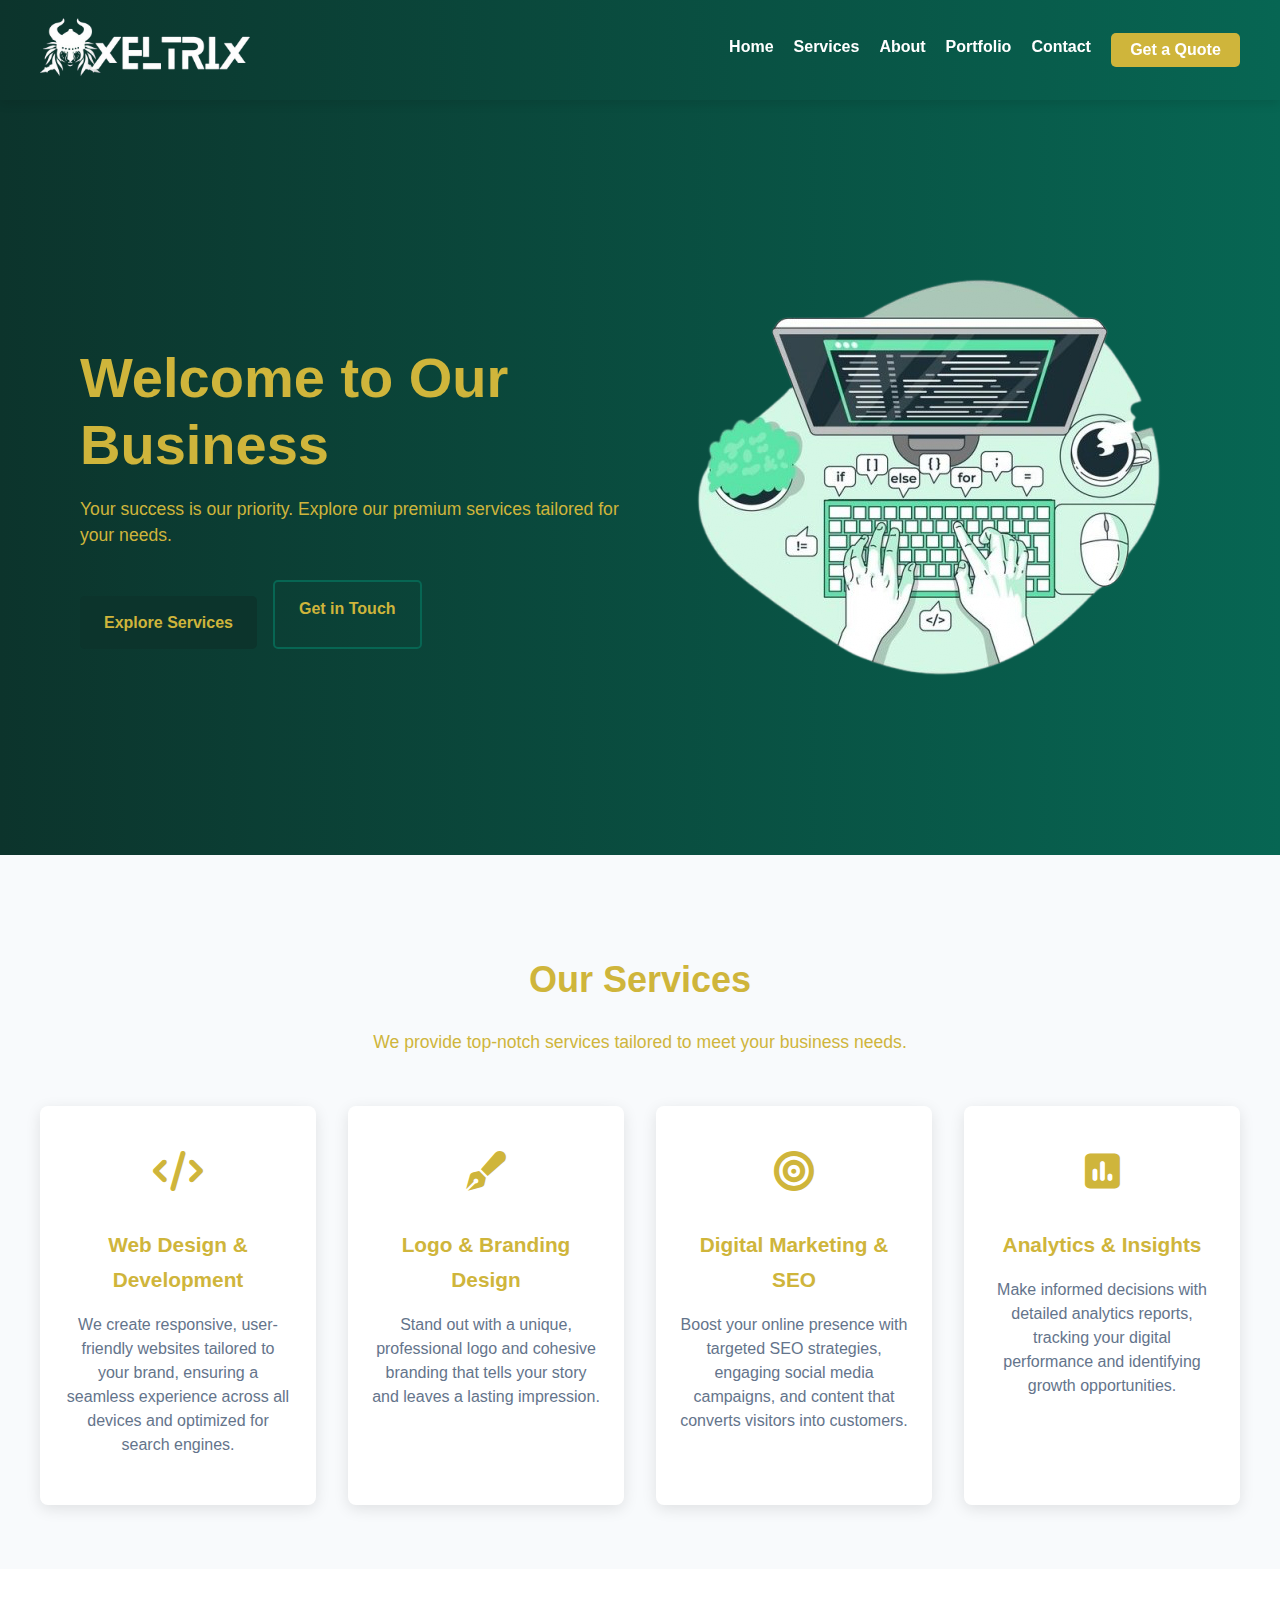
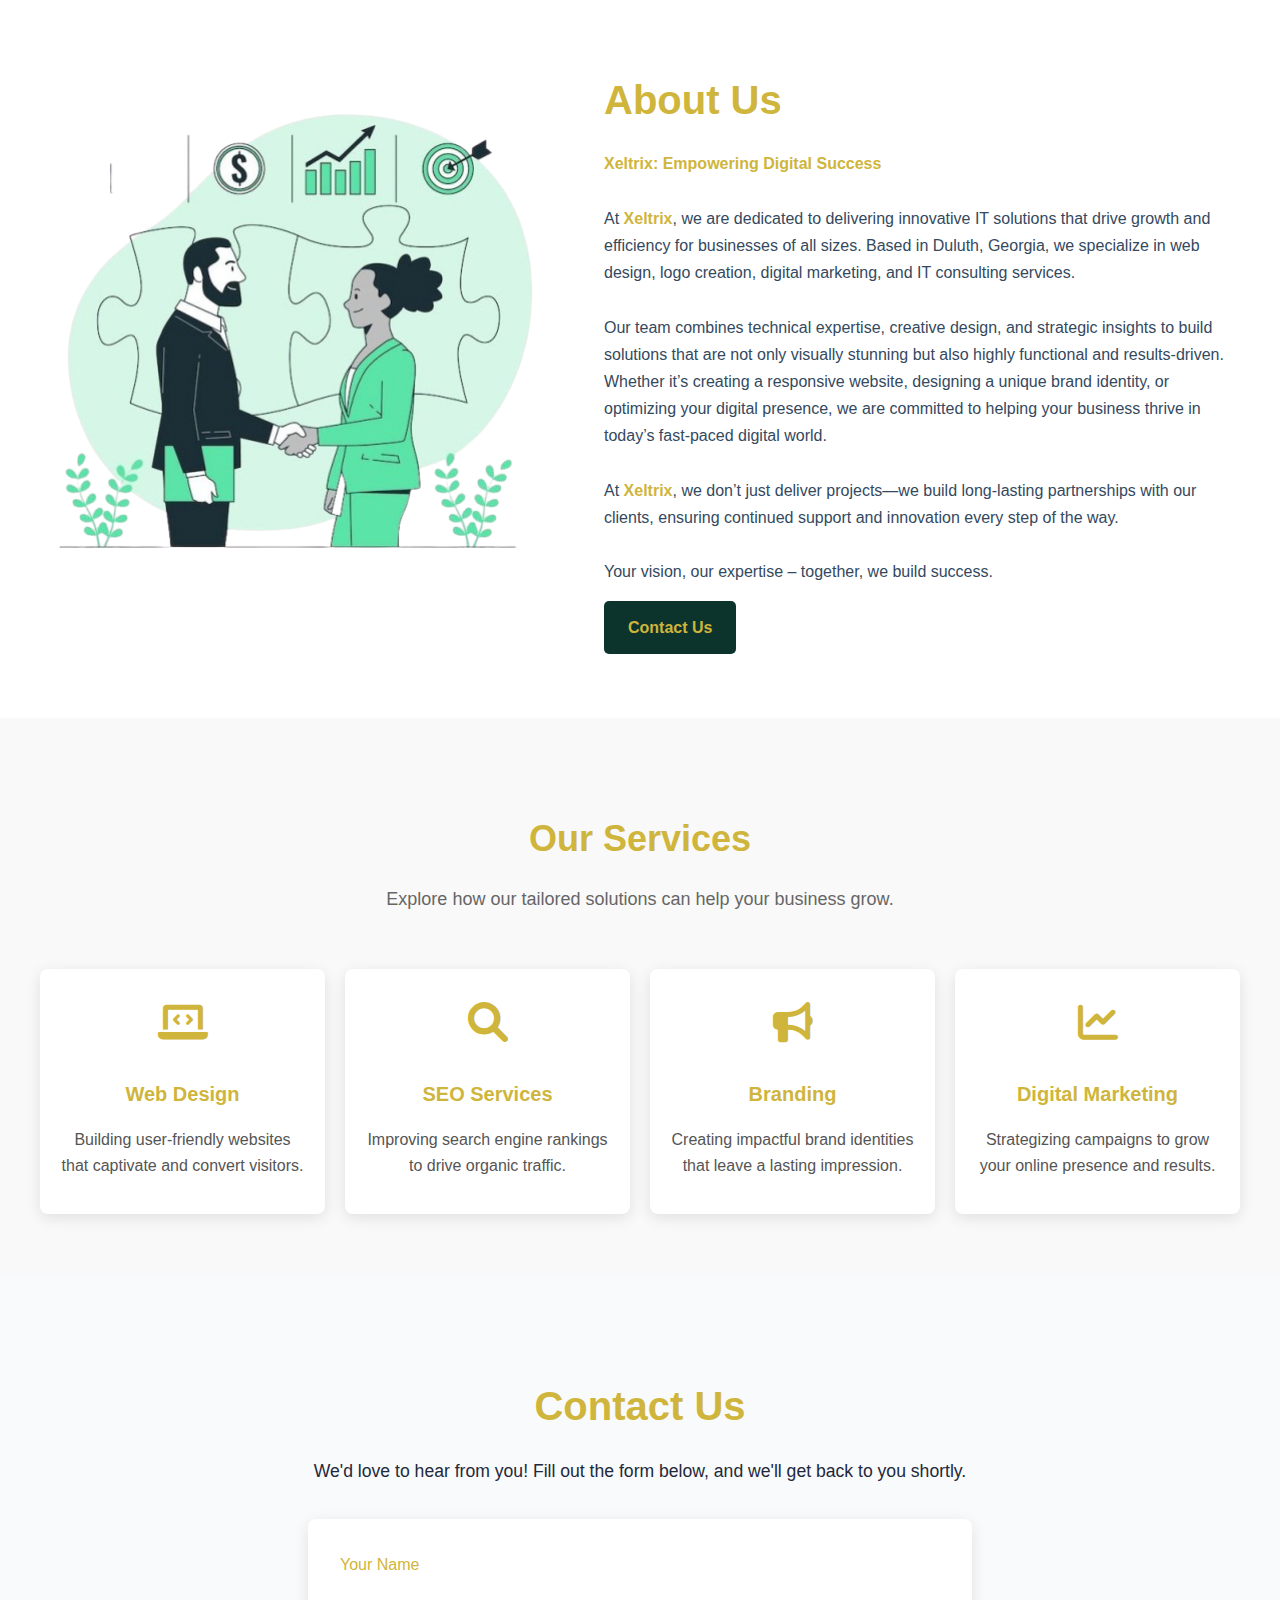
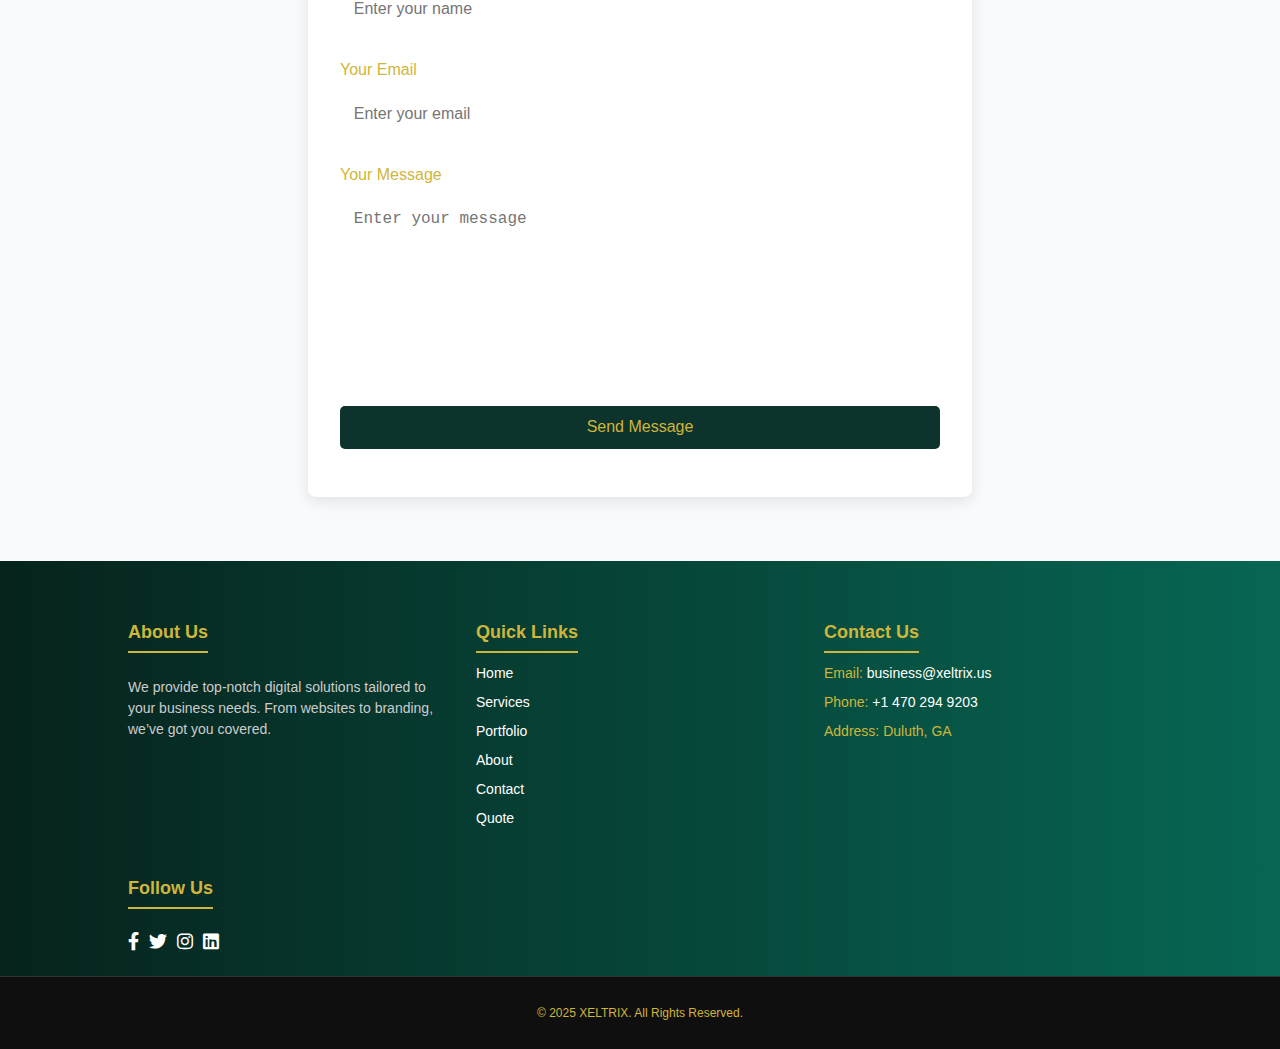
<file: index.html>
<!DOCTYPE html>
<html lang="en">
<head>
    <meta charset="UTF-8">
    <meta name="viewport" content="width=device-width, initial-scale=1.0">
    <meta name="description" content="Empowering businesses with innovative web design, logos, and digital solutions.">
    <meta name="keywords" content="Web Design, Logo Design, SEO, Digital Marketing, Business Solutions">
    <meta name="author" content="XELTRIX">
    <title>XELTRIX | Digital Innovation Studio</title>
    <link rel="stylesheet" href="https://cdnjs.cloudflare.com/ajax/libs/font-awesome/6.0.0-beta3/css/all.min.css">
    <link rel="stylesheet" href="styles.css">
    <script type="application/ld+json">
      {
        "@context": "https://schema.org",
        "@type": "Organization",
        "name": "Xeltrix Digital Studio",
        "url": "https://www.xeltrix.us",
        "logo": "https://www.xeltrix.us/xeltrix.png",
        "contactPoint": {
          "@type": "ContactPoint",
          "telephone": "+1 470 294 9203",
          "contactType": "customer service",
          "areaServed": "US",
          "availableLanguage": "English"
        },
        "address": {
          "@type": "PostalAddress",
          "streetAddress": "Duluth, GA",
          "addressLocality": "Duluth",
          "addressRegion": "GA",
          "addressCountry": "US"
        }
      }
      </script>
      <meta property="og:title" content="Xeltrix | Expert Web Design & SEO Services in Georgia">
      <meta property="og:description" content="Get top-tier web design, SEO, and branding services for your business.">
      <meta property="og:image" content="https://www.xeltrix.us/xeltrix-cover.jpg">
      <meta property="og:url" content="https://www.xeltrix.us">
      <meta name="twitter:card" content="summary_large_image">
      <meta name="twitter:title" content="Xeltrix | Expert Web Design & SEO Services">
      <meta name="twitter:description" content="Boost your business with high-quality web design, SEO, and branding services.">
      <meta name="twitter:image" content="https://www.xeltrix.us/xeltrix-cover.jpg">
      <link rel="icon" href="xeltrix.png" type="image/png">
</head>
    <body>
    <!-- Navbar -->
    <header>
      <div class="container">
        <div class="nav-logo">
          <a href="#hero">
              <img src="xeltrix.png" alt="Company Logo" class="logo-img">
          </a>
        </div>
          <nav>
              <ul class="nav-links">
                  <li><a href="#home">Home</a></li>
                  <li><a href="#services">Services</a></li>
                  <li><a href="#about">About</a></li>
                  <li><a href="#portfolio">Portfolio</a></li>
                  <li><a href="#contact">Contact</a></li>
              
                <a href="quote-form.html"><button class="cta-btn">Get a Quote</button></a>
                <button class="menu-toggle" aria-label="Toggle Menu">&#9776;</button>
                </ul>
          </nav>
      </div>
    </header>

    <!-- Hero Section -->
    <section id="hero">
      <div class="hero-container">
          <div class="hero-content">
              <h1>Welcome to Our Business</h1>
              <p>Your success is our priority. Explore our premium services tailored for your needs.</p>
              <div class="hero-buttons">
                  <a href="#services" class="btn-primary">Explore Services</a>
                  <a href="#contact" class="btn-secondary">Get in Touch</a>
              </div>
          </div>
          <div class="hero-image">
              <img src="image.png" alt="Hero Image">
          </div>
      </div>
    </section>

    <!-- Services Section -->
    <section id="services">
      <div class="services-container">
          <h2 class="section-title">Our Services</h2>
          <p class="section-subtitle">We provide top-notch services tailored to meet your business needs.</p>
          <div class="services-grid">
              <div class="service-card">
                  <div class="service-icon">
                      <i class="fa-solid fa-code"></i>
                  </div>
                  <h3>Web Design & Development</h3>
                  <p>We create responsive, user-friendly websites tailored to your brand, ensuring a seamless experience across all devices and optimized for search engines.</p>
              </div>
              <div class="service-card">
                  <div class="service-icon">
                      <i class="fa-solid fa-pen-fancy"></i>
                  </div>
                  <h3>Logo & Branding Design</h3>
                  <p>Stand out with a unique, professional logo and cohesive branding that tells your story and leaves a lasting impression.</p>
              </div>
              <div class="service-card">
                  <div class="service-icon">
                      <i class="fa-solid fa-bullseye"></i>
                  </div>
                  <h3>Digital Marketing & SEO</h3>
                  <p>Boost your online presence with targeted SEO strategies, engaging social media campaigns, and content that converts visitors into customers.</p>
              </div>
              <div class="service-card">
                  <div class="service-icon">
                      <i class="fa-solid fa-square-poll-vertical"></i>
                  </div>
                  <h3>Analytics & Insights</h3>
                  <p>Make informed decisions with detailed analytics reports, tracking your digital performance and identifying growth opportunities.</p>
              </div>
          </div>
      </div>
    </section>

    <!-- About Section -->
    <section id="about">
      <div class="about-container">
          <div class="about-image">
              <img src="aboutus.png" alt="About Us Image">
          </div>
          <div class="about-content">
              <h2>About Us</h2>
                <strong>Xeltrix: Empowering Digital Success</strong>
                <br>
                <br>
                At <strong>Xeltrix</strong>, we are dedicated to delivering innovative IT solutions that drive growth and efficiency for businesses of all sizes. Based in Duluth, Georgia, we specialize in web design, logo creation, digital marketing, and IT consulting services.
                <br>
                <br>
                Our team combines technical expertise, creative design, and strategic insights to build solutions that are not only visually stunning but also highly functional and results-driven. Whether it’s creating a responsive website, designing a unique brand identity, or optimizing your digital presence, we are committed to helping your business thrive in today’s fast-paced digital world.
                <br>
                <br>
                At <strong>Xeltrix</strong>, we don’t just deliver projects—we build long-lasting partnerships with our clients, ensuring continued support and innovation every step of the way.
                <br>
                <br>
                Your vision, our expertise – together, we build success.
                <br>
                <a href="#contact" class="btn-primary">Contact Us</a>
          </div>
      </div>
    </section>

    <!-- Portfolio Section -->
    <section id="portfolio" class="portfolio-section">
        <div class="container">
          <h2 class="section-title">Our Services</h2>
          <p class="section-description">Explore how our tailored solutions can help your business grow.</p>
          <br>
          <br>
          
          <div class="portfolio-cards">
            <!-- Web Design Service -->
            <div class="portfolio-card">
              <div class="portfolio-icon">
                <i class="fas fa-laptop-code"></i>
              </div>
              <div class="portfolio-details">
                <h3 class="portfolio-title">Web Design</h3>
                <p class="portfolio-description">Building user-friendly websites that captivate and convert visitors.</p>
              </div>
            </div>
      
            <!-- SEO Services -->
            <div class="portfolio-card">
              <div class="portfolio-icon">
                <i class="fas fa-search"></i>
              </div>
              <div class="portfolio-details">
                <h3 class="portfolio-title">SEO Services</h3>
                <p class="portfolio-description">Improving search engine rankings to drive organic traffic.</p>
              </div>
            </div>
      
            <!-- Branding -->
            <div class="portfolio-card">
              <div class="portfolio-icon">
                <i class="fas fa-bullhorn"></i>
              </div>
              <div class="portfolio-details">
                <h3 class="portfolio-title">Branding</h3>
                <p class="portfolio-description">Creating impactful brand identities that leave a lasting impression.</p>
              </div>
            </div>
      
            <!-- Digital Marketing -->
            <div class="portfolio-card">
              <div class="portfolio-icon">
                <i class="fas fa-chart-line"></i>
              </div>
              <div class="portfolio-details">
                <h3 class="portfolio-title">Digital Marketing</h3>
                <p class="portfolio-description">Strategizing campaigns to grow your online presence and results.</p>
              </div>
            </div>
          </div>
        </div>
    </section>

    <!-- Contact Section -->
    <section id="contact">
      <div class="contact-header">
          <h2>Contact Us</h2>
          <p>We'd love to hear from you! Fill out the form below, and we'll get back to you shortly.</p>
      </div>
      <div class="contact-container">
          <form id="contact-form">
              <div class="form-group">
                  <label for="name">Your Name</label>
                  <input type="text" id="name" name="user_name" placeholder="Enter your name" required>
              </div>
              <div class="form-group">
                  <label for="email">Your Email</label>
                  <input type="email" id="email" name="user_email" placeholder="Enter your email" required>
              </div>
              <div class="form-group">
                  <label for="message">Your Message</label>
                  <textarea id="message" name="message" placeholder="Enter your message" required></textarea>
              </div>
              <button type="submit" id="send-button">Send Message</button>
          </form>
          <div id="form-message"></div>
      </div>
    </section>

    <!-- Footer -->
    <footer>
      <div class="footer-container">
          <div class="footer-about">
              <h3>About Us</h3>
              <p>We provide top-notch digital solutions tailored to your business needs. From websites to branding, we’ve got you covered.</p>
          </div>
          <div class="footer-links">
              <h3>Quick Links</h3>
              <ul>
                  <li><a href="#hero">Home</a></li>
                  <li><a href="#services">Services</a></li>
                  <li><a href="#portfolio">Portfolio</a></li>
                  <li><a href="#about">About</a></li>
                  <li><a href="#contact">Contact</a></li>
                  <li><a href="quote-form.html">Quote</a></li>
              </ul>
          </div>
          <div class="footer-contact">
              <h3>Contact Us</h3>
              <ul>
                  <li>Email: <a href="mailto:business@xeltrix.us">business@xeltrix.us</a></li>
                  <li>Phone: <a href="tel:+14702949203">+1 470 294 9203</a></li>
                  <li>Address: Duluth, GA</li>
              </ul>
          </div>
          <div class="footer-social">
              <h3>Follow Us</h3>
              <div class="social-icons">
                  <a href="#" aria-label="Facebook"><i class="fab fa-facebook-f"></i></a>
                  <a href="#" aria-label="Twitter"><i class="fab fa-twitter"></i></a>
                  <a href="#" aria-label="Instagram"><i class="fab fa-instagram"></i></a>
                  <a href="#" aria-label="LinkedIn"><i class="fab fa-linkedin"></i></a>
              </div>
          </div>
      </div>
      <div class="footer-bottom">
          <p>&copy; 2025 XELTRIX. All Rights Reserved.</p>
      </div>
    </footer>
    <script src="https://cdn.emailjs.com/dist/email.min.js"></script>
    <script src="scripts.js" defer></script>
</body>
</html>
</file>
<file: styles.css>
/* ==========================
   Global Styles
========================== */
:root {
  --primary-color: #06231d;
  --secondary-color: #0c342c;
  --accent-color: #076653;
  --light-color: #FFFFFF;
  --dark-color: #34495E;
  --gray-color: #ECF0F1;
  --font-family: 'Poppins', sans-serif;
  --border-radius: 10px;
  --shadow: 0 4px 8px rgba(0, 0, 0, 0.1);
}

body {
  font-family: var(--font-family);
  margin: 0;
  padding: 0;
  color: var(--dark-color);
  background-color: var(--gray-color);
  line-height: 1.7;
}

h1, h2, h3 {
  margin-bottom: 1rem;
}

h1 { font-size: 2.8rem; }
h2 { font-size: 2.2rem; }
h3 { font-size: 1.5rem; }

a {
  text-decoration: none;
}

img {
  max-width: 100%;
  height: auto;
}
/* ==========================
 Header & Navbar
========================== */
/* General Header Styles */
header {
  background: linear-gradient(90deg, #0c342c, #076653); /* Gradient background */
  color: #e3ef26; /* Text color */
  padding: 1rem 0;
  position: sticky;
  top: 0;
  z-index: 1000;
  box-shadow: 0 4px 10px rgba(0, 0, 0, 0.1);
}

/* Container for Alignment */
header .container {
  display: flex;
  align-items: center;
  justify-content: space-between;
  max-width: 1200px;
  margin: 0 auto;
  padding: 0 2rem;
}

/* Navigation Links */
.nav {
  display: flex;
  justify-content: space-between;
  align-items: center;
  padding: 20px;
  background-color: var(--secondary-color);
}

.nav-logo img.logo-img {
  height: 60px; /* Adjust logo size */
  width: auto;  /* Maintain aspect ratio */
  transition: transform 0.3s ease;
}

.nav-logo img.logo-img:hover {
  transform: scale(1.1); /* Slight zoom effect on hover */
}

.nav-links {
  list-style: none;
  display: flex;
  gap: 20px;
}

.nav-links li a {
  text-decoration: none;
  color: var(--light-color);
  font-weight: bold;
  transition: color 0.3s ease;
}

.nav-links li a:hover {
  color: #cfb53b ; /* Highlight color */
}

.nav-links a::after {
  content: '';
  position: absolute;
  left: 0;
  bottom: -4px;
  width: 0;
  height: 2px;
  background-color: #cfb53b ;
  transition: width 0.3s ease-in-out;
}

.nav-links a:hover::after {
  width: 100%;
}

/* Call-to-Action Button */
.cta-btn {
  background: #cfb53b;
  color: white;
  border: none;
  padding: 0.5rem 1.2rem;
  font-size: 1rem;
  font-weight: bold;
  border-radius: 5px;
  cursor: pointer;
  transition: background 0.3s ease, transform 0.2s ease;
}

.cta-btn:hover {
  background: #e3ef26;
  transform: translateY(-2px);
}

/* Mobile Menu Toggle Button */
.menu-toggle {
  display: none;
  background: none;
  border: none;
  color: #ffffff;
  font-size: 1.8rem;
  cursor: pointer;
  transition: transform 0.3s ease;
}

.menu-toggle:hover {
  transform: rotate(90deg);
}

/* Responsive Design */
@media (max-width: 768px) {
  .nav-links {
      display: none;
      flex-direction: column;
      position: absolute;
      top: 100%;
      left: 0;
      right: 0;
      background: #076653, #0c342c, #06231d; /* Solid background for mobile menu */
      gap: 1.5rem;
      padding: 2rem 0;
      text-align: center;
      box-shadow: 0 4px 10px rgba(0, 0, 0, 0.1);
  }

  .nav-links.active {
      display: flex;
  }

  .menu-toggle {
      display: block;
  }

  .cta-btn {
      margin-top: 1rem;
      width: 80%;
      text-align: center;
  }
}

/* ==========================
 Hero Section
========================== */
#hero {
  background: linear-gradient(to right, #0c342c, #076653);
  color: #cfb53b;
  padding: 8rem 5rem;
  display: flex;
  align-items: center;
  justify-content: center;
  text-align: left;
}

.hero-container {
  display: flex;
  align-items: center;
  justify-content: space-between;
  gap: 2rem;
  max-width: 1200px;
  margin: 0 auto;
}

/* Hero Content */
.hero-content {
  flex: 1;
  animation: fadeInLeft 1s ease-in-out;
}

.hero-content h1 {
  font-size: 3.5rem;
  font-weight: bold;
  margin-bottom: 1rem;
  line-height: 1.2;
}

.hero-content p {
  font-size: 1.1rem;
  margin-bottom: 2rem;
  color: #cfb53b;
  line-height: 1.5;
}

/* Buttons */
.hero-buttons {
  display: flex;
  gap: 1rem;
}

.btn-primary,
.btn-secondary {
  display: inline-block;
  padding: 0.8rem 1.5rem;
  font-size: 1rem;
  font-weight: 600;
  text-align: center;
  border-radius: 5px;
  text-decoration: none;
  transition: transform 0.2s ease, background 0.3s ease;
}

.btn-primary {
  background: #0c342c;
  color: #cfb53b;
}

.btn-primary:hover {
  background: #076653;
  transform: translateY(-2px);
}

.btn-secondary {
  background: transparent;
  border: 2px solid #076653;
  color: #cfb53b;
}

.btn-secondary:hover {
  background: #06231d;
  color: #cfb53b;
  transform: translateY(-2px);
}

/* Hero Image */
.hero-image {
  flex: 1;
  display: flex;
  justify-content: center;
  align-items: center;
  animation: fadeInRight 1s ease-in-out;
}

.hero-image img {
  max-width: 100%;
  height: auto;
  border-radius: 10px;
}

/* Responsive Design */
@media (max-width: 768px) {
  .hero-container {
      flex-direction: column;
      text-align: center;
  }

  .hero-content h1 {
      font-size: 2.2rem;
  }

  .hero-content p {
      font-size: 1rem;
  }

  .hero-buttons {
      justify-content: center;
  }
}

/* Animations */
@keyframes fadeInLeft {
  from {
      opacity: 0;
      transform: translateX(-50px);
  }
  to {
      opacity: 1;
      transform: translateX(0);
  }
}

@keyframes fadeInRight {
  from {
      opacity: 0;
      transform: translateX(50px);
  }
  to {
      opacity: 1;
      transform: translateX(0);
  }
}

/* ==========================
 Services Section
========================== */
#services {
  background: #f8fafc;
  padding: 4rem 2rem;
  text-align: center;
}

.services-container {
  max-width: 1200px;
  margin: 0 auto;
}

.section-title {
  font-size: 2.5rem;
  font-weight: bold;
  margin-bottom: 1rem;
  color: #cfb53b;
}

.section-subtitle {
  font-size: 1.1rem;
  color: #cfb53b;
  margin-bottom: 3rem;
}

/* Services Grid */
.services-grid {
  display: grid;
  grid-template-columns: repeat(auto-fit, minmax(250px, 1fr));
  gap: 2rem;
}

/* Service Card */
.service-card {
  background: #ffffff;
  border-radius: 8px;
  padding: 2rem 1.5rem;
  text-align: center;
  box-shadow: 0 4px 15px rgba(0, 0, 0, 0.1);
  transition: transform 0.3s ease, box-shadow 0.3s ease;
}

.service-card:hover {
  transform: translateY(-5px);
  box-shadow: 0 6px 20px rgba(0, 0, 0, 0.15);
}

/* Service Icon */
.service-icon {
  font-size: 2.5rem;
  color: #cfb53b;
  margin-bottom: 1rem;
}

/* Service Title */
.service-card h3 {
  font-size: 1.3rem;
  margin-bottom: 0.5rem;
  color: #cfb53b;
}

/* Service Description */
.service-card p {
  font-size: 1rem;
  color: #64748b;
  line-height: 1.5;
}

/* Responsive Design */
@media (max-width: 768px) {
  .section-title {
      font-size: 2rem;
  }

  .service-card h3 {
      font-size: 1.2rem;
  }

  .service-card p {
      font-size: 0.95rem;
  }
}

/* ==========================
 About Section
========================== */
#about {
  background: #ffffff;
  padding: 4rem 2rem;
}

.about-container {
  max-width: 1200px;
  margin: 0 auto;
  display: flex;
  align-items: center;
  gap: 3rem;
  flex-wrap: wrap;
}

/* About Image */
.about-image {
  flex: 1 1 40%;
  text-align: center;
}

.about-image img {
  width: 100%;
  max-width: 500px;
  border-radius: 8px;
}

/* About Content */
.about-content {
  flex: 1 1 50%;
}

.about-content h2 {
  font-size: 2.5rem;
  color: #cfb53b;
  margin-bottom: 1rem;
}

.about-content p {
  font-size: 1.1rem;
  color: #64748b;
  margin-bottom: 1rem;
  line-height: 1.6;
}

.about-content strong {
  color: #cfb53b;
}

/* Button */
.btn-primary {
  display: inline-block;
  margin-top: 1rem;
  background: #0c342c;
  color: #cfb53b;
  padding: 0.8rem 1.5rem;
  font-size: 1rem;
  border-radius: 5px;
  text-decoration: none;
  transition: background 0.3s ease;
}

.btn-primary:hover {
  background:#076653;
  color: #cfb53b;
}

/* Responsive Design */
@media (max-width: 768px) {
  .about-container {
      flex-direction: column;
      text-align: center;
  }

  .about-content h2 {
      font-size: 2rem;
  }

  .about-content p {
      font-size: 1rem;
  }
}

/* ==========================
 Portfolio Section
========================== */
.portfolio-section {
  padding: 60px 20px;
  background-color: #f9f9f9;
  text-align: center;
}

.section-title {
  font-size: 36px;
  color: #cfb53b;
  margin-bottom: 15px;
  font-weight: 700;
}

.section-description {
  font-size: 18px;
  color: #666;
  margin-bottom: 40px;
  max-width: 700px;
  margin: 0 auto;
}

/* Portfolio Cards Grid */
.portfolio-cards {
  display: grid;
  grid-template-columns: repeat(auto-fit, minmax(250px, 1fr));
  gap: 20px;
  margin: 0 auto;
  max-width: 1200px;
}

/* Portfolio Card */
.portfolio-card {
  background-color: #fff;
  border-radius: 8px;
  padding: 20px;
  text-align: center;
  box-shadow: 0 4px 15px rgba(0, 0, 0, 0.1);
  transition: transform 0.3s ease, box-shadow 0.3s ease;
}

.portfolio-card:hover {
  transform: translateY(-8px);
  box-shadow: 0 8px 20px rgba(0, 0, 0, 0.15);
}

/* Portfolio Icon */
.portfolio-icon {
  font-size: 40px;
  color: #cfb53b;
  margin-bottom: 15px;
  transition: color 0.3s ease;
}

.portfolio-card:hover .portfolio-icon {
  color: #cfb53b;
}

/* Portfolio Details */
.portfolio-title {
  font-size: 20px;
  color: #cfb53b;
  margin-bottom: 10px;
  font-weight: 600;
}

.portfolio-description {
  font-size: 16px;
  color: #555;
  line-height: 1.6;
}

/* Responsive Adjustments */
@media (max-width: 768px) {
  .portfolio-title {
    font-size: 18px;
  }

  .portfolio-description {
    font-size: 14px;
  }
}

@media (max-width: 480px) {
  .portfolio-cards {
    grid-template-columns: 1fr;
  }

  .section-title {
    font-size: 28px;
  }
}

/* ==========================
 Contact Section
========================== */
#contact {
  background: #f9fafb;
  padding: 4rem 2rem;
  text-align: center;
}

.contact-header h2 {
  font-size: 2.5rem;
  color: #cfb53b;
  margin-bottom: 1rem;
}

.contact-header p {
  font-size: 1.1rem;
  color: #1e293b;
  margin-bottom: 2rem;
}

/* Contact Form */
.contact-container {
  max-width: 600px;
  margin: 0 auto;
  background: #ffffff;
  padding: 2rem;
  border-radius: 8px;
  box-shadow: 0 4px 15px rgba(0, 0, 0, 0.1);
}

.form-group {
  margin-bottom: 1.5rem;
  text-align: left;
}

.form-group label {
  display: block;
  font-size: 1rem;
  color: #cfb53b;
  margin-bottom: 0.5rem;
}

.form-group input,
.form-group textarea {
  width: 100%;
  padding: 0.8rem;
  border: 1px solid #d1d5db00;
  border-radius: 5px;
  font-size: 1rem;
  outline: none;
  transition: border 0.3s ease;
}

.form-group input:focus,
.form-group textarea:focus {
  border-color: #cfb53b;
}

.form-group textarea {
  resize: none;
  height: 150px;
}

#send-button {
  background: #0c342c;
  color: #cfb53b;
  font-size: 1rem;
  padding: 0.8rem 1.5rem;
  border: none;
  border-radius: 5px;
  cursor: pointer;
  transition: background 0.3s ease;
  width: 100%;
}

#send-button:hover {
  background: #076653;
  color: #cfb53b;
}

/* Form Message */
#form-message {
  margin-top: 1rem;
  font-size: 1rem;
  text-align: center;
}

/* ==========================
 Footer
========================== */
footer {
  background: linear-gradient(to right ,#06231d, #076653);
  color: #cfb53b;
  padding: 40px 0 0;
  font-size: 14px;
  line-height: 1.5;
}

.footer-container {
  display: grid;
  grid-template-columns: repeat(auto-fit, minmax(250px, 1fr));
  gap: 20px;
  padding: 0 10%;
  text-align: left;
}

.footer-container h3 {
  margin-bottom: 10px;
  font-size: 18px;
  font-weight: 600;
  border-bottom: 2px solid #cfb53b;
  display: inline-block;
  padding-bottom: 5px;
}

.footer-about p {
  font-size: 14px;
  color: #cccccc;
}

.footer-links ul,
.footer-contact ul {
  list-style: none;
  padding: 0;
  margin: 0;
}

.footer-links ul li,
.footer-contact ul li {
  margin-bottom: 8px;
}

.footer-links ul li a,
.footer-contact ul li a {
  text-decoration: none;
  color: #ffffff;
  transition: color 0.3s;
}

.footer-links ul li a:hover,
.footer-contact ul li a:hover {
  color: #ffffff;
}

.footer-social .social-icons {
  display: flex;
  gap: 10px;
  margin-top: 10px;
}

.footer-social .social-icons a {
  text-decoration: none;
  color: #ffffff;
  font-size: 18px;
  transition: color 0.3s;
}

.footer-social .social-icons a:hover {
  color: #cfb53b;
}

.footer-bottom {
  text-align: center;
  padding: 15px 0;
  margin-top: 20px;
  background-color: #0f0f0f;
  font-size: 12px;
  border-top: 1px solid #333333;
}

/* Responsive Footer */
@media (max-width: 768px) {
  .footer-container {
      padding: 0 5%;
  }
  .footer-container div {
      text-align: center;
  }
  .footer-social .social-icons {
      justify-content: center;
  }
}
</file>
